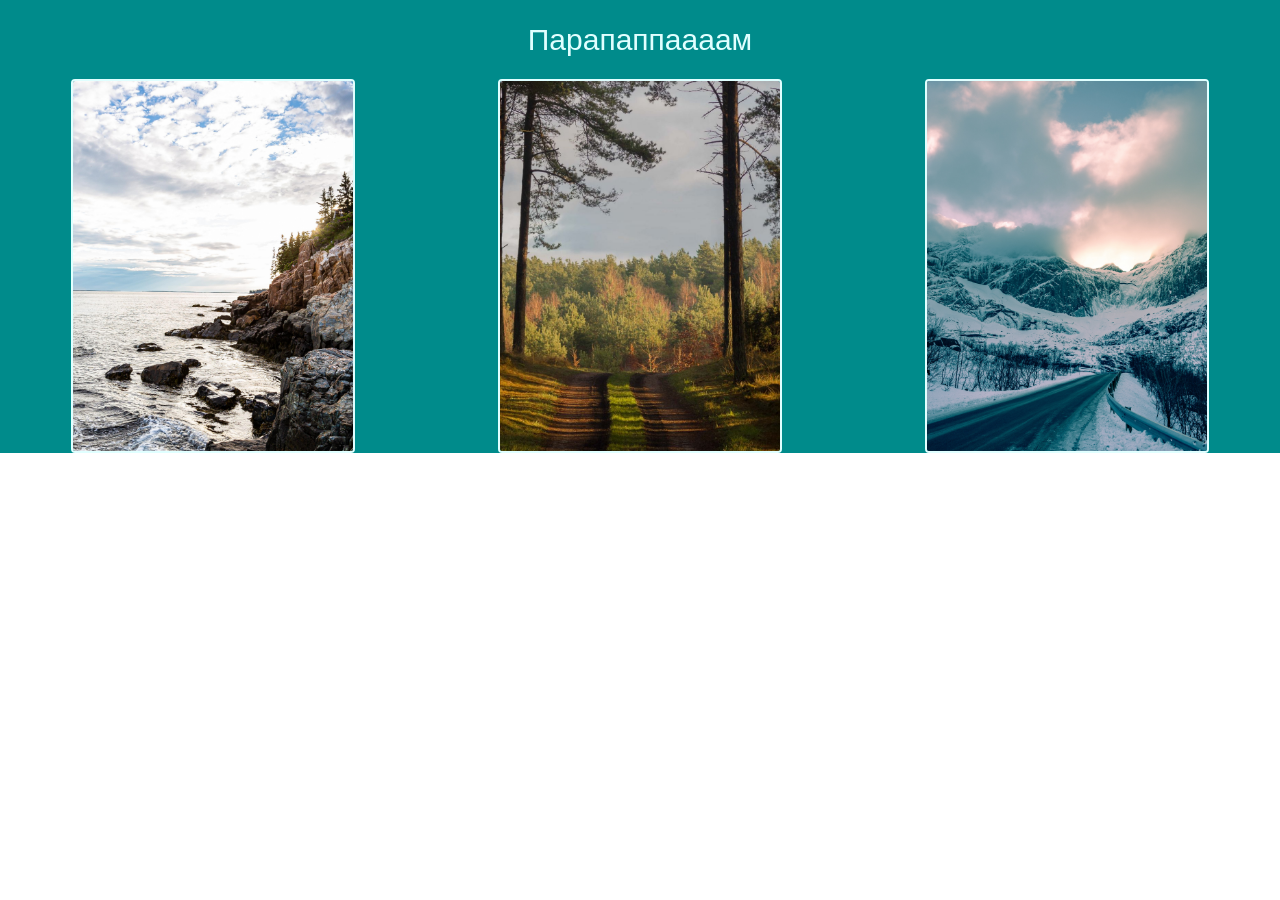
<file: index.html>
<!doctype html>
<html lang="ru">
<head>
    <meta charset="UTF-8">
    <meta name="viewport"
          content="width=device-width, user-scalable=no, initial-scale=1.0, maximum-scale=1.0, minimum-scale=1.0">
    <meta http-equiv="X-UA-Compatible" content="ie=edge">
    <link rel="stylesheet" href="css/style.css">
    <title>Фотогаллерея</title>
</head>
<body>
    <div class="container">
        <p class="p-desc">Парапаппаааам</p>
        <div class="gallery">
            <img class="gallery-img" src="img/sea.jpg" alt="sea">
            <img class="gallery-img" src="img/summer.jpg" alt="summer">
            <img class="gallery-img" src="img/winter.jpg" alt="winter">
        </div>
    </div>
</body>
</html>
</file>
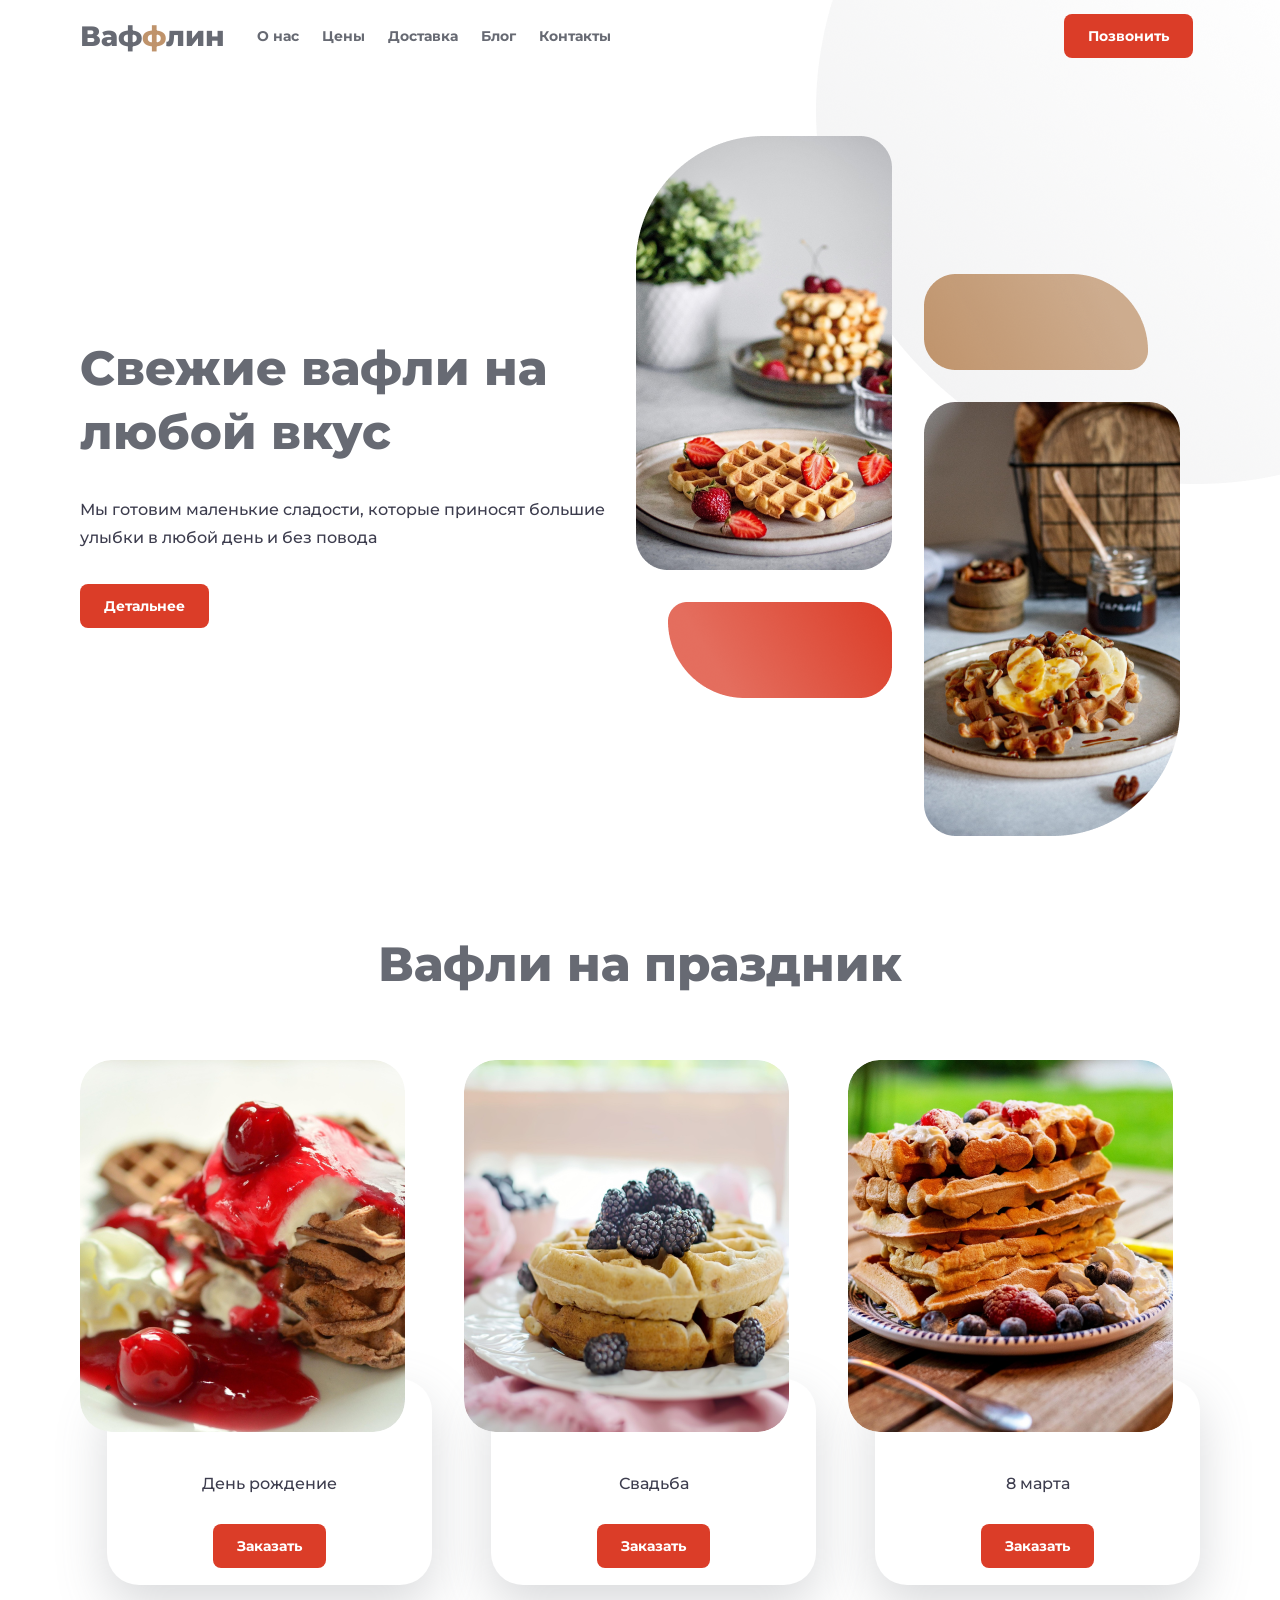
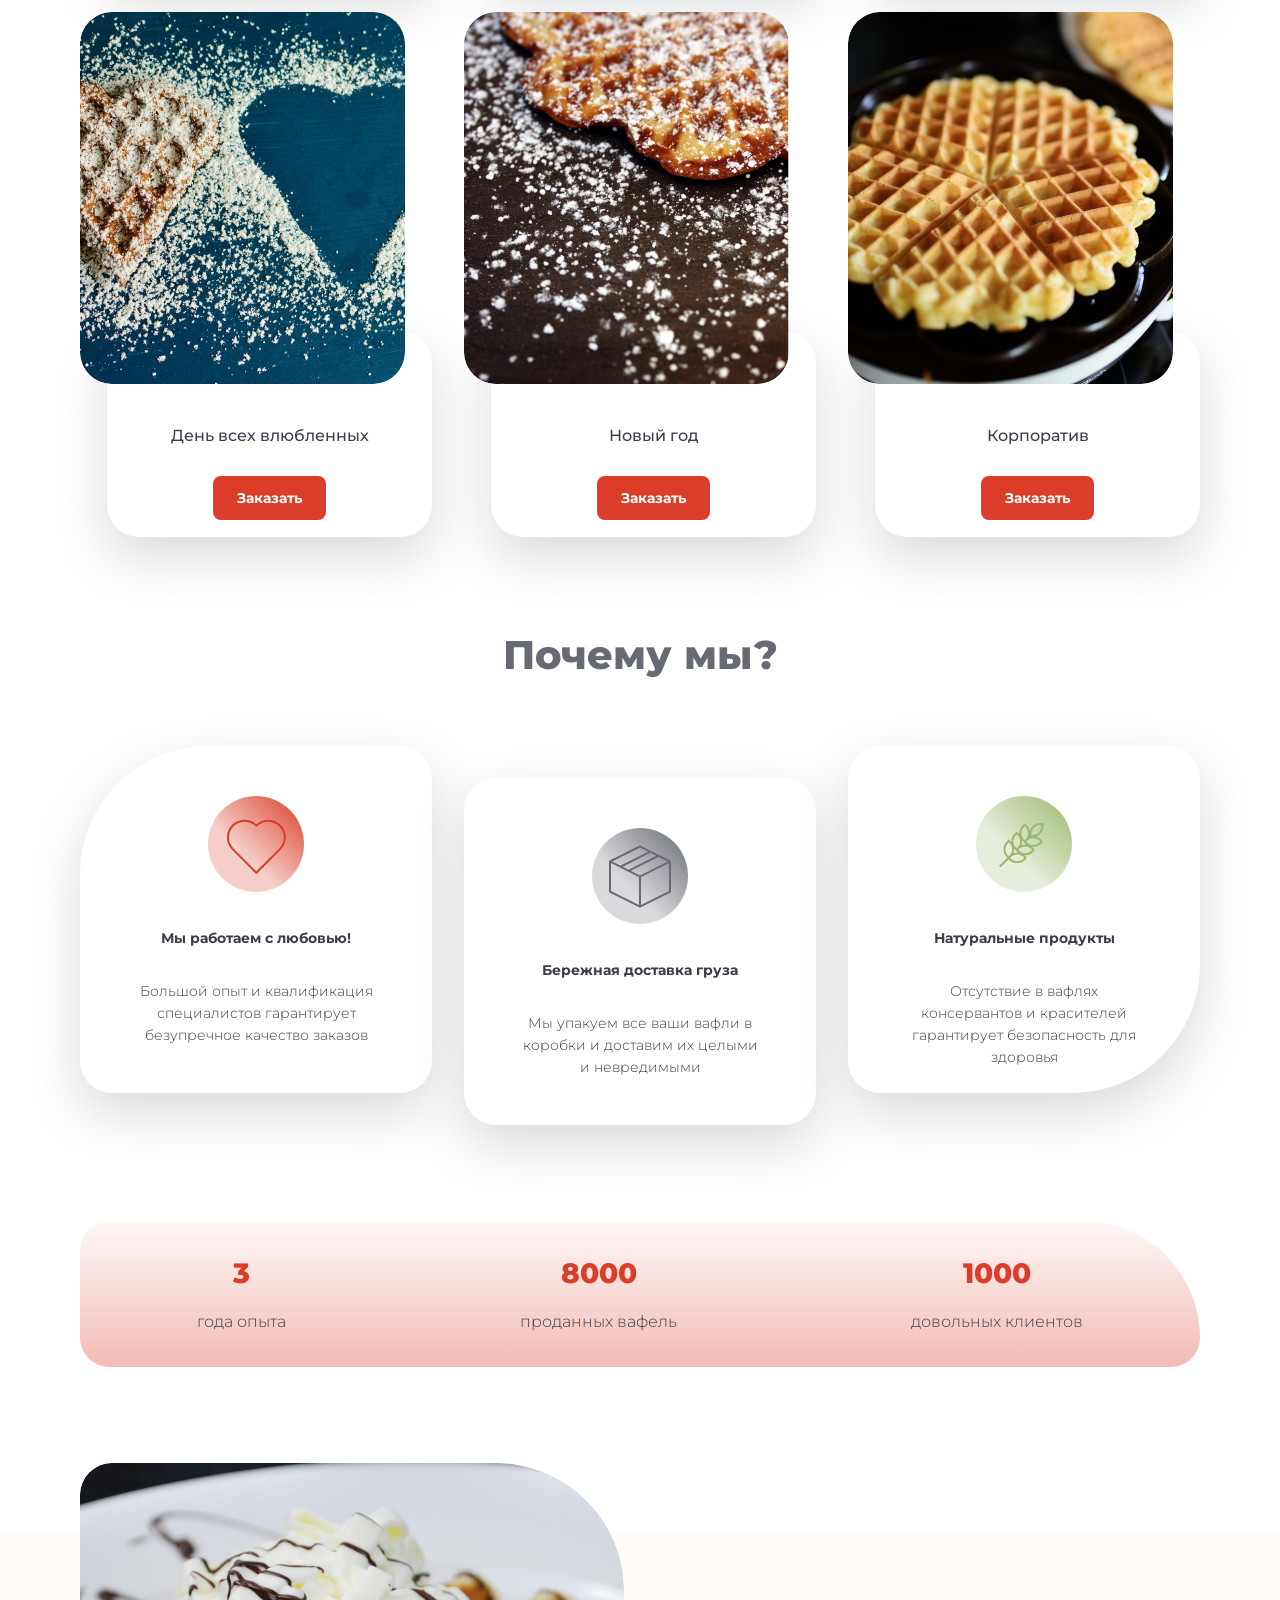
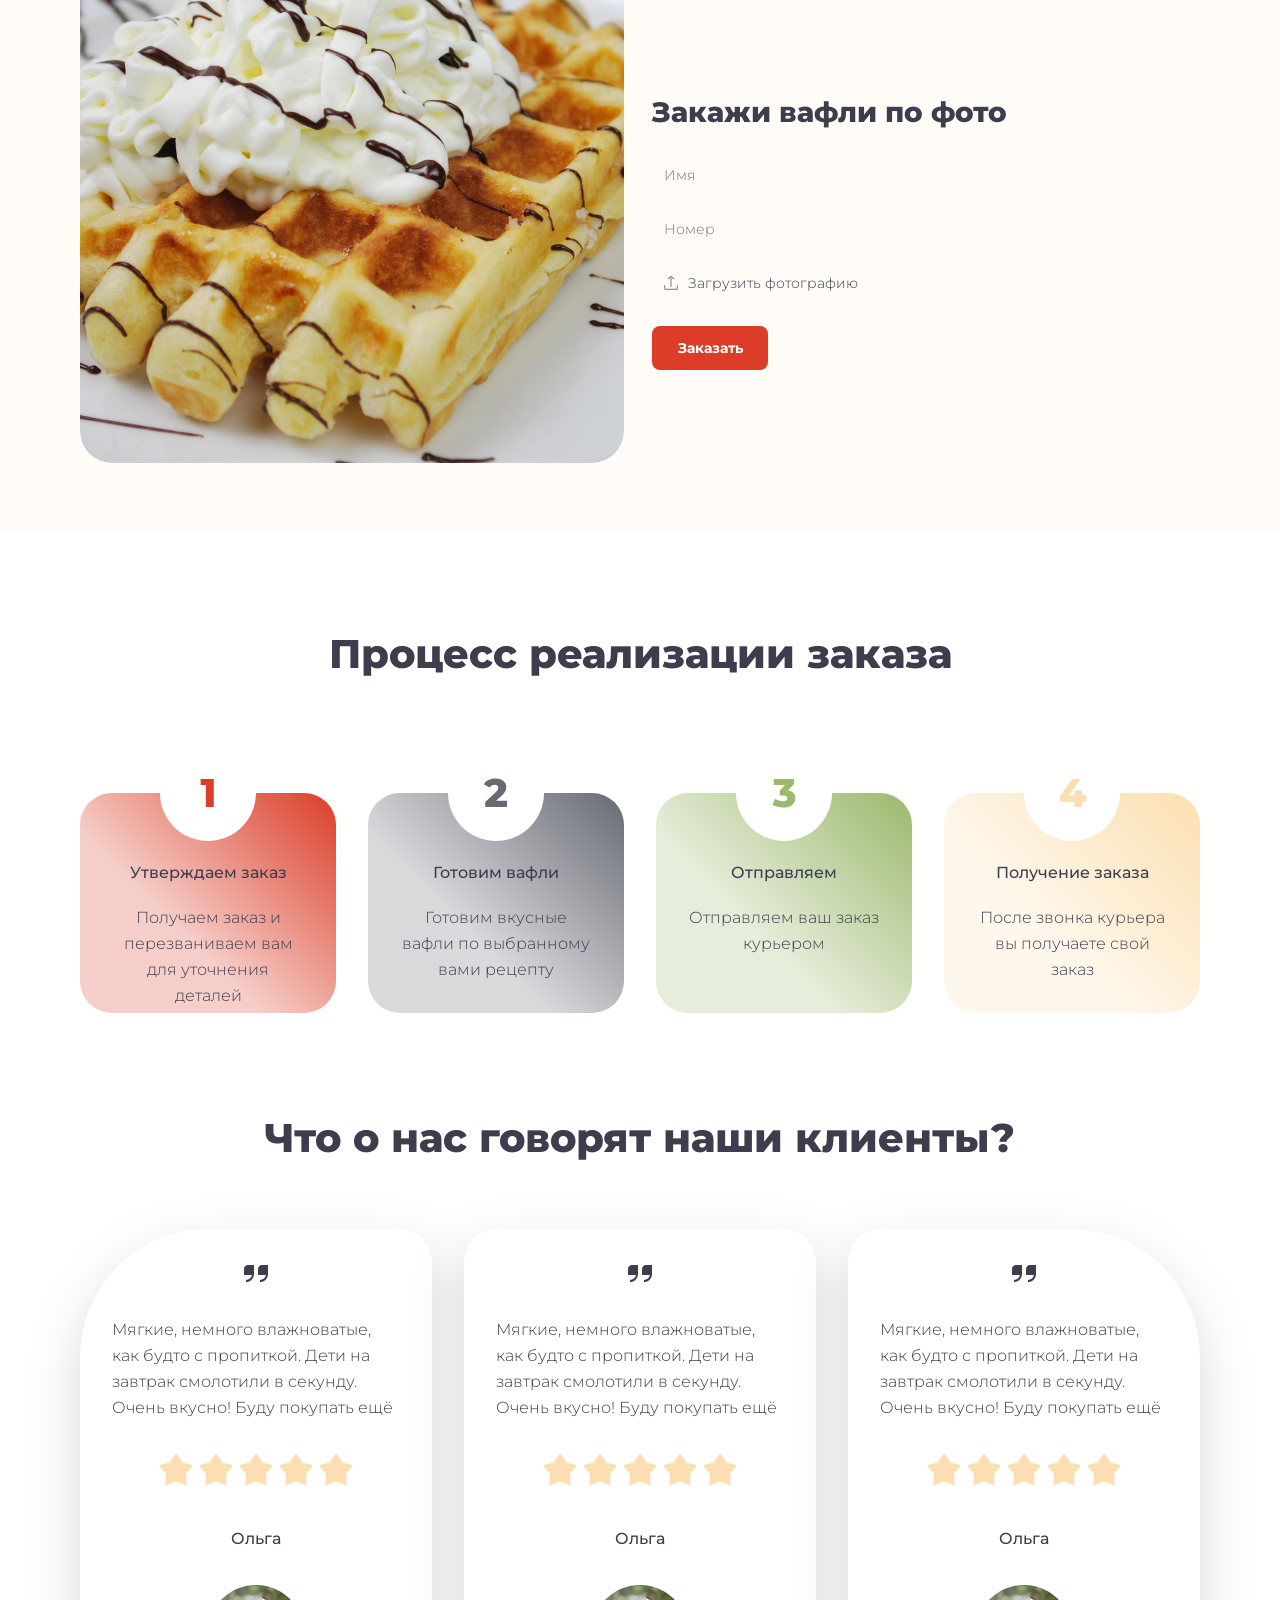
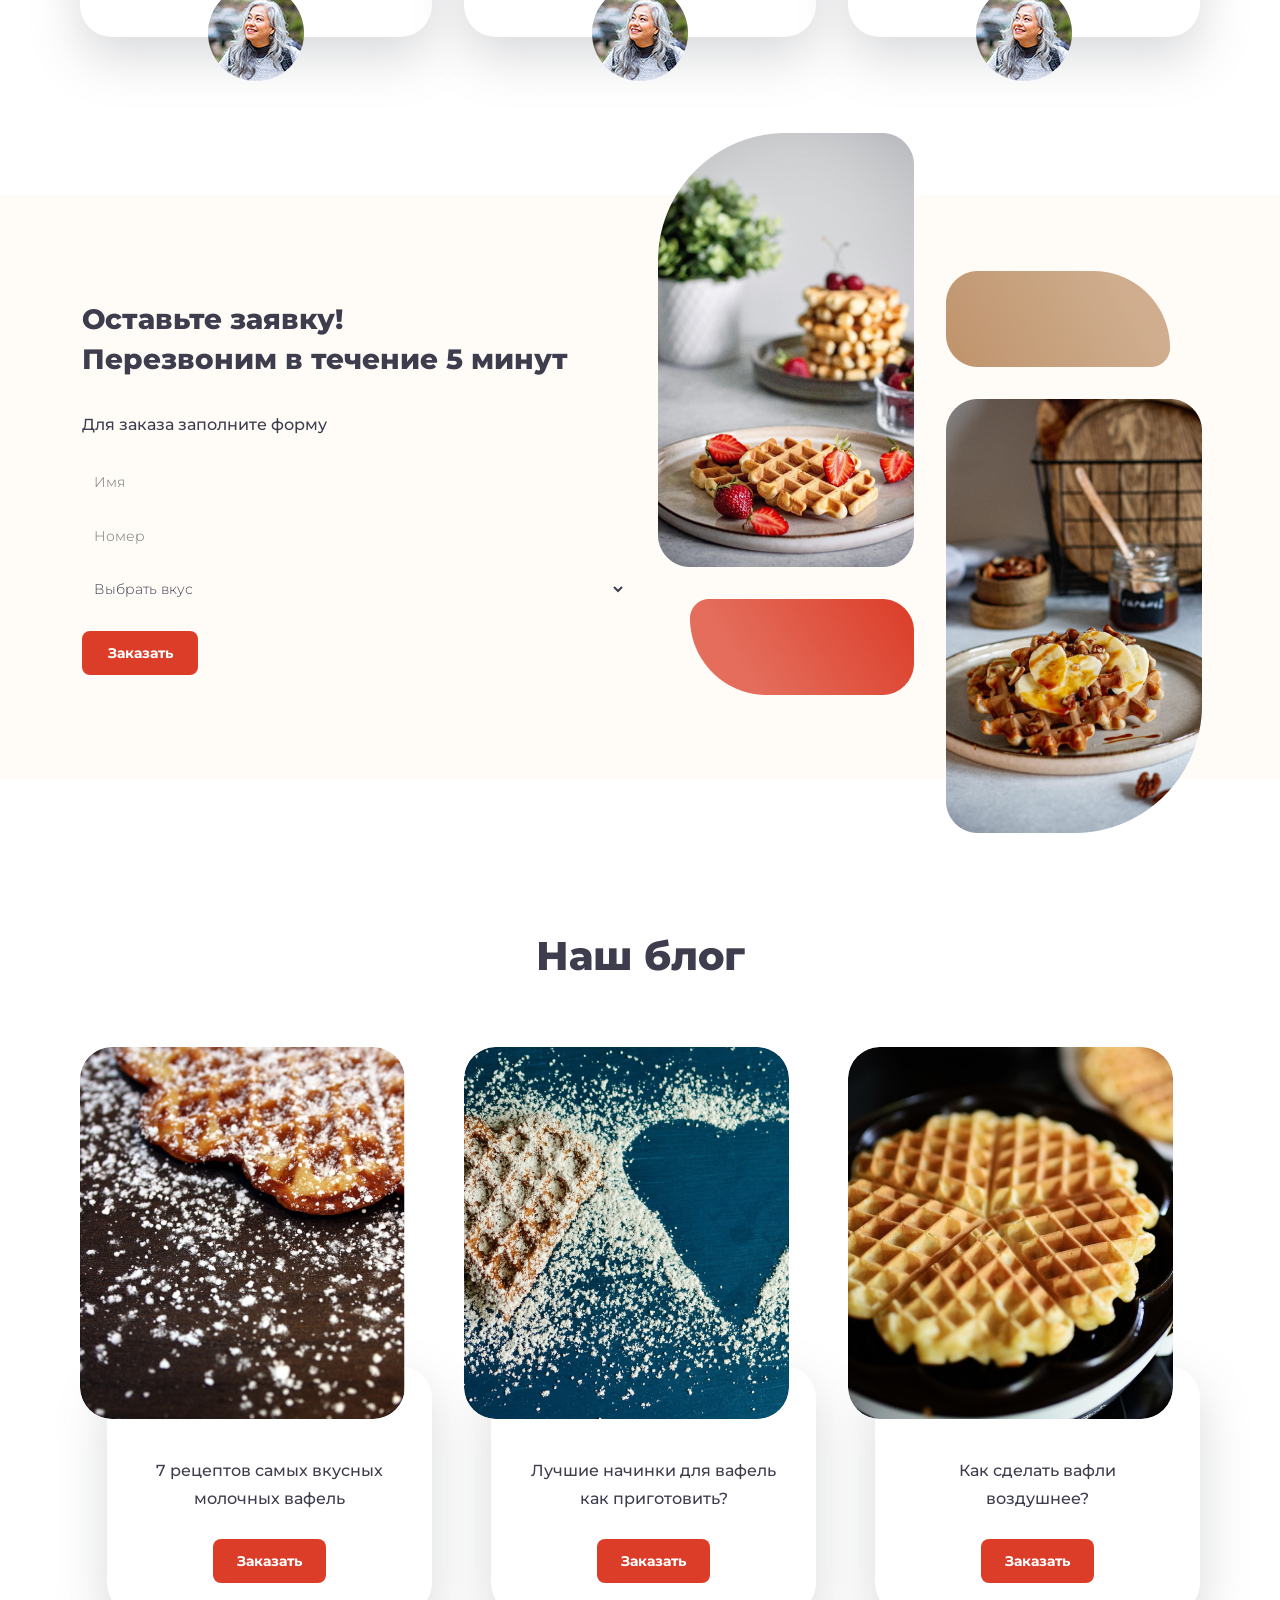
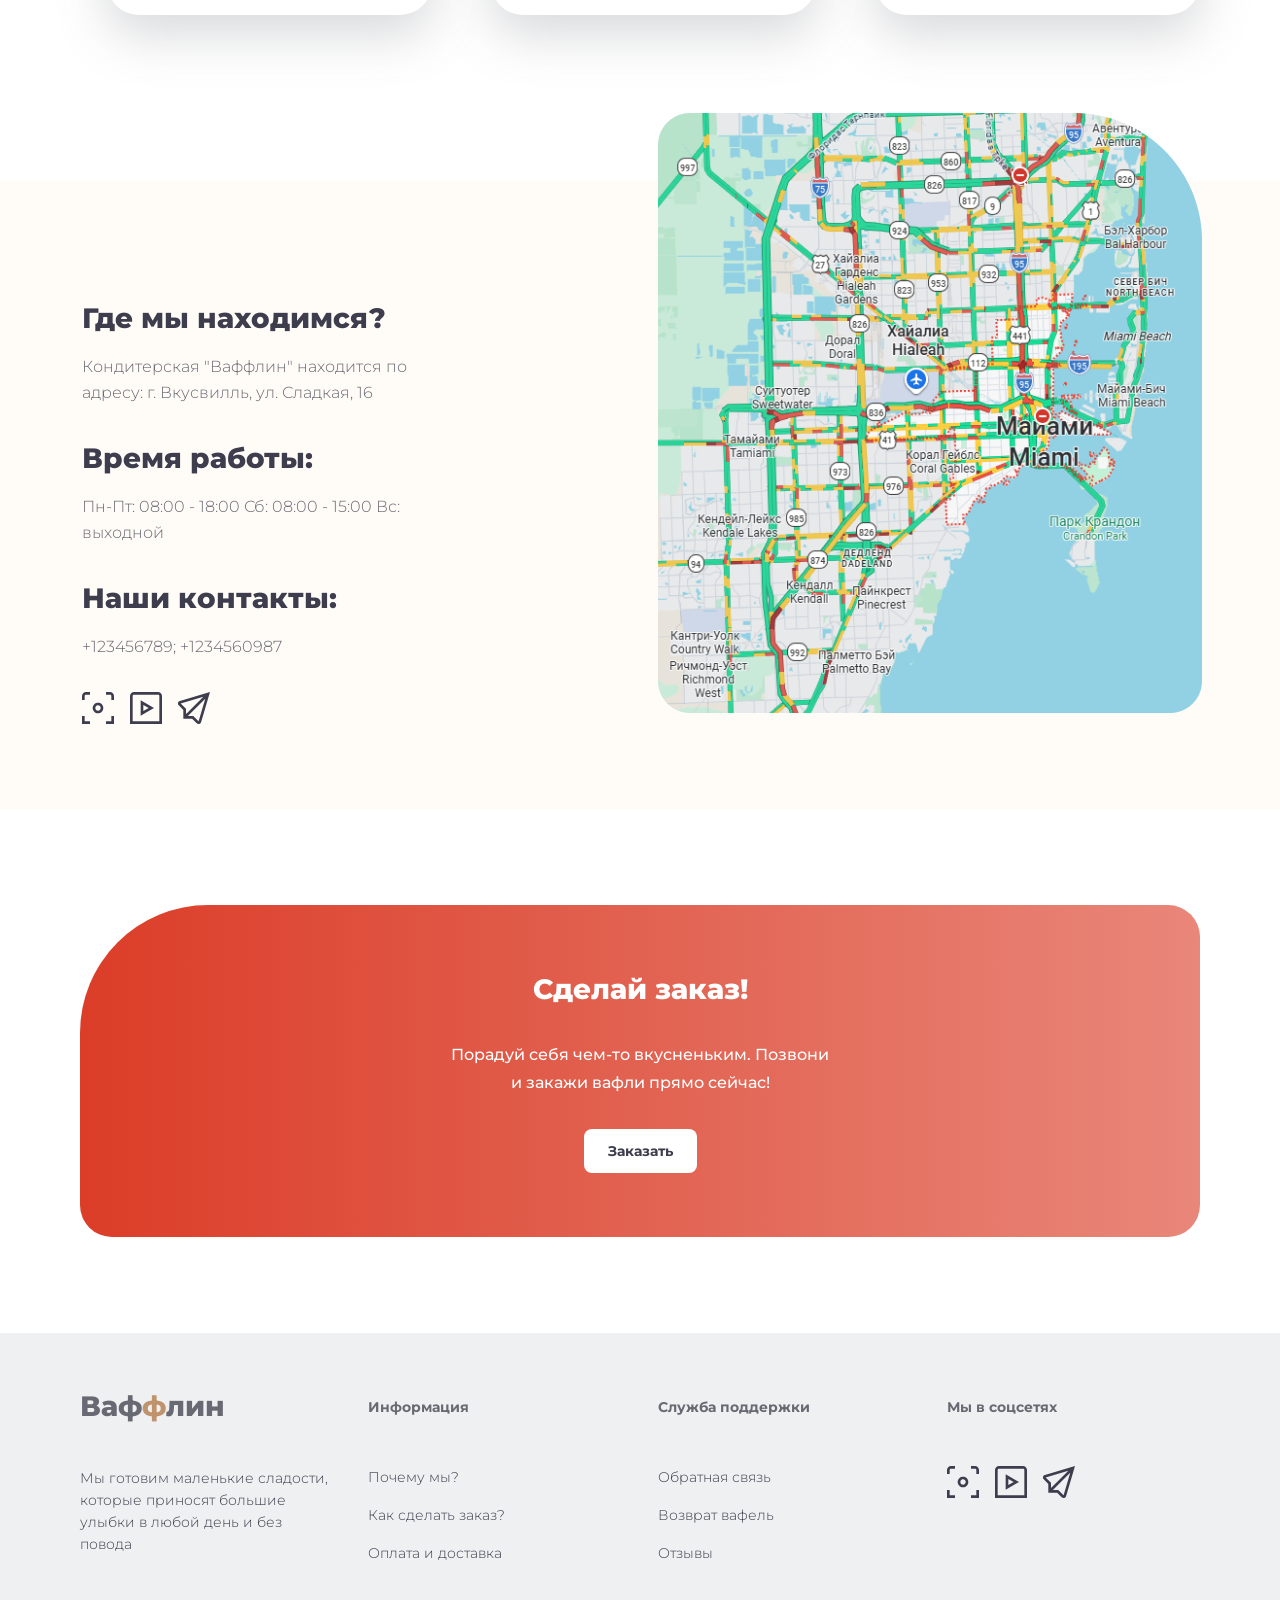
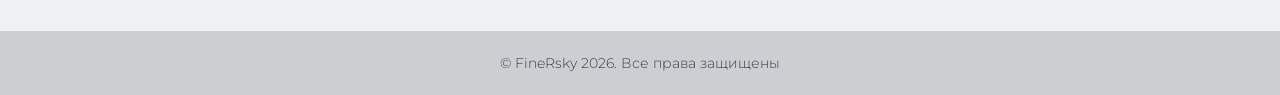
<file: practice1/index.html>
<!DOCTYPE html>
<html lang="ru">
<head>
    <meta name="viewport" content="width=device-width, initial-scale=1.0, maximum-scale=1.0, user-scalable=no, viewport-fit=cover">
    <meta charset="UTF-8">
    <title>Ваффлин</title>
    <link rel="stylesheet" href="styles/style.css">
</head>
<body>
<main class="main">
    <div class="container">
        <header class="header">
            <div class="logo">
                <p class="header-hh1">Ваф</p>
                <p class="header-hh2">ф</p>
                <p class="header-hh1">лин</p>
            </div>
            <nav class="menu">
                <a href="#" class="menu-p">О нас</a>
                <a href="#" class="menu-p">Цены</a>
                <a href="#" class="menu-p">Доставка</a>
                <a href="#" class="menu-p">Блог</a>
                <a href="#" class="menu-p-l">Контакты</a>
            </nav>

            <input class="header-but" type="button" value="Позвонить">
        </header>

        <div class="hero">
            <div class="ellipse">
                <img src="images/ellipse.png" alt="ellipse">
            </div>
            <div class="hero-frame">
                <p class="h-f-hh">Свежие вафли на любой вкус</p>
                <p class="h-f-p">Мы готовим маленькие сладости, которые приносят большие улыбки в любой день и без повода</p>
                <input class="h-f-but" type="button" value="Детальнее">
            </div>
            <div class="hero-image">
                <img src="images/hero.png" alt="hero">
            </div>
        </div>

        <div class="call-to-action1">
            <p class="cta1-hh">Вафли на праздник</p>

            <div class="cta1-cards">
                <div class="card">
                    <img class="card-img" src="images/cta1-1.png" alt="cta1-1">
                    <div class="card-desc">
                        <p class="c-d-p">День рождение</p>
                        <input class="c-d-but" type="button" value="Заказать">
                    </div>
                </div>

                <div class="card">
                    <img class="card-img" src="images/cta1-2.png" alt="cta1-1">
                    <div class="card-desc">
                        <p class="c-d-p">Свадьба</p>
                        <input class="c-d-but" type="button" value="Заказать">
                    </div>
                </div>

                <div class="card">
                    <img class="card-img" src="images/cta1-3.png" alt="cta1-1">
                    <div class="card-desc">
                        <p class="c-d-p">8 марта</p>
                        <input class="c-d-but" type="button" value="Заказать">
                    </div>
                </div>

                <div class="card">
                    <img class="card-img" src="images/cta1-4.png" alt="cta1-1">
                    <div class="card-desc">
                        <p class="c-d-p">День всех влюбленных</p>
                        <input class="c-d-but" type="button" value="Заказать">
                    </div>
                </div>

                <div class="card">
                    <img class="card-img" src="images/cta1-5.png" alt="cta1-1">
                    <div class="card-desc">
                        <p class="c-d-p">Новый год</p>
                        <input class="c-d-but" type="button" value="Заказать">
                    </div>
                </div>

                <div class="card">
                    <img class="card-img" src="images/cta1-6.png" alt="cta1-1">
                    <div class="card-desc">
                        <p class="c-d-p">Корпоратив</p>
                        <input class="c-d-but" type="button" value="Заказать">
                    </div>
                </div>
            </div>
        </div>

        <div class="features">
            <p class="f-p">Почему мы?</p>

            <div class="features-cards">
                <div class="card f-first">
                    <div class="union">
                        <img src="icons/heart.svg" alt="heart">
                    </div>
                    <p class="f-c-hh">Мы работаем с любовью!</p>
                    <p class="f-c-p">Большой опыт и квалификация специалистов гарантирует безупречное качество заказов</p>
                </div>

                <div class="card f-second">
                    <div class="union">
                        <img src="icons/box.svg" alt="heart">
                    </div>
                    <p class="f-c-hh">Бережная доставка груза</p>
                    <p class="f-c-p">Мы упакуем все ваши вафли в коробки и доставим их целыми и невредимыми</p>
                </div>

                <div class="card f-third">
                    <div class="union">
                        <img src="icons/olive.svg" alt="heart">
                    </div>
                    <p class="f-c-hh">Натуральные продукты</p>
                    <p class="f-c-p">Отсутствие в вафлях консервантов и красителей
                        гарантирует безопасность для здоровья</p>
                </div>
            </div>
        </div>

        <div class="counters">
            <div class="group">
                <p class="c-g-1">3</p>
                <p class="c-g-2">года опыта</p>
            </div>

            <div class="group">
                <p class="c-g-1">8000</p>
                <p class="c-g-2">проданных вафель</p>
            </div>

            <div class="group">
                <p class="c-g-1">1000</p>
                <p class="c-g-2">довольных клиентов</p>
            </div>
        </div>

        <div class="call-to-action-photo">
            <img class="cta-ph" src="images/cta-ph.png" alt="waffles">
            <div class="cta-ph-rect">
                <div class="frame2">
                    <p class="frame2-hh">Закажи вафли по фото</p>
                    <input class="frame2-c" type="text" placeholder="Имя">
                    <input class="frame2-c" type="text" placeholder="Номер">
                    <label class="upload">
                        <input type="file" hidden>
                        <img src="icons/upload.svg" alt="upload">
                        <span>Загрузить фотографию</span>
                    </label>
                    <input class="frame2-but" type="button" value="Заказать">
                </div>
            </div>
        </div>

        <div class="process">
            <p class="process-hh">Процесс реализации заказа</p>

            <div class="process-cards">
                <div class="card p-first">
                    <img class="p-c-img" src="icons/pr1.svg" alt="pr1">
                    <p class="p-c-hh">Утверждаем заказ</p>
                    <p class="p-c-c">Получаем заказ и перезваниваем вам для уточнения деталей</p>
                </div>

                <div class="card p-second">
                    <img class="p-c-img" src="icons/pr2.svg" alt="pr1">
                    <p class="p-c-hh">Готовим вафли</p>
                    <p class="p-c-c">Готовим вкусные вафли по выбранному вами рецепту</p>
                </div>

                <div class="card p-third">
                    <img class="p-c-img" src="icons/pr3.svg" alt="pr1">
                    <p class="p-c-hh">Отправляем</p>
                    <p class="p-c-c">Отправляем ваш заказ курьером</p>
                </div>

                <div class="card p-fourth">
                    <img class="p-c-img" src="icons/pr4.svg" alt="pr1">
                    <p class="p-c-hh">Получение заказа</p>
                    <p class="p-c-c">После звонка курьера вы получаете свой заказ</p>
                </div>
            </div>
        </div>

        <div class="feedback">
            <p class="feed-hh">Что о нас говорят наши клиенты?</p>

            <div class="feeds">
                <div class="feed feed-first">
                    <img src="icons/quote.svg" alt="quote">
                    <p class="feed-p">Мягкие, немного влажноватые, как будто с пропиткой.
                    Дети на завтрак смолотили в секунду. Очень вкусно! Буду покупать ещё</p>
                    <div class="feed-start">
                        <img src="icons/star.svg" alt="star-fill">
                        <img src="icons/star.svg" alt="star-fill">
                        <img src="icons/star.svg" alt="star-fill">
                        <img src="icons/star.svg" alt="star-fill">
                        <img src="icons/star.svg" alt="star-fill">
                    </div>
                    <p class="feed-author">Ольга</p>
                    <img class="feed-a-img" src="images/author.png" alt="author">
                </div>

                <div class="feed feed-second">
                    <img src="icons/quote.svg" alt="quote">
                    <p class="feed-p">Мягкие, немного влажноватые, как будто с пропиткой.
                        Дети на завтрак смолотили в секунду. Очень вкусно! Буду покупать ещё</p>
                    <div class="feed-start">
                        <img src="icons/star.svg" alt="star-fill">
                        <img src="icons/star.svg" alt="star-fill">
                        <img src="icons/star.svg" alt="star-fill">
                        <img src="icons/star.svg" alt="star-fill">
                        <img src="icons/star.svg" alt="star-fill">
                    </div>
                    <p class="feed-author">Ольга</p>
                    <img class="feed-a-img" src="images/author.png" alt="author">
                </div>

                <div class="feed feed-third">
                    <img src="icons/quote.svg" alt="quote">
                    <p class="feed-p">Мягкие, немного влажноватые, как будто с пропиткой.
                        Дети на завтрак смолотили в секунду. Очень вкусно! Буду покупать ещё</p>
                    <div class="feed-start">
                        <img src="icons/star.svg" alt="star-fill">
                        <img src="icons/star.svg" alt="star-fill">
                        <img src="icons/star.svg" alt="star-fill">
                        <img src="icons/star.svg" alt="star-fill">
                        <img src="icons/star.svg" alt="star-fill">
                    </div>
                    <p class="feed-author">Ольга</p>
                    <img class="feed-a-img" src="images/author.png" alt="author">
                </div>
            </div>
        </div>

        <div class="call-to-action-choose">
            <img class="cta-c-img" src="images/hero.png" alt="">
            <div class="cta-c-rect">
                <div class="frame7">
                    <p class="frame7-hh">
                        Оставьте заявку!<br>
                        Перезвоним в течение 5 минут
                    </p>
                    <p class="frame7-d">Для заказа заполните форму</p>
                    <input class="frame7-c" type="text" placeholder="Имя">
                    <input class="frame7-c" type="text" placeholder="Номер">
                    <select class="frame7-choose" name="flavour" id="cta-c">
                        <option value="" disabled selected>Выбрать вкус</option>
                        <option>Ваниль</option>
                        <option>Шоколад</option>
                        <option>Клубника</option>
                    </select>
                    <input class="frame7-but" type="button" value="Заказать">
                </div>
            </div>
        </div>

        <div class="blog">
            <p class="blog-hh">Наш блог</p>
            <div class="blog-cards">
                <div class="card">
                    <img class="card-img" src="images/cta1-5.png" alt="cta1-1">
                    <div class="card-desc">
                        <p class="c-d-p b-c-first">7 рецептов самых вкусных молочных вафель</p>
                        <input class="c-d-but" type="button" value="Заказать">
                    </div>
                </div>

                <div class="card">
                    <img class="card-img" src="images/cta1-4.png" alt="cta1-1">
                    <div class="card-desc">
                        <p class="c-d-p b-c-second">Лучшие начинки для вафель как приготовить?</p>
                        <input class="c-d-but" type="button" value="Заказать">
                    </div>
                </div>

                <div class="card">
                    <img class="card-img" src="images/cta1-6.png" alt="cta1-1">
                    <div class="card-desc">
                        <p class="c-d-p b-c-third">Как сделать вафли воздушнее?</p>
                        <input class="c-d-but" type="button" value="Заказать">
                    </div>
                </div>
            </div>
        </div>

        <div class="contact-details">
            <img class="cd-img" src="images/map.png" alt="map">
            <div class="cd-rect">
                <div class="frame12">
                    <p class="frame12-hh">Где мы находимся?</p>
                    <p class="frame12-c">Кондитерская "Ваффлин" находится по адресу:
                        г. Вкусвилль, ул. Сладкая, 16</p>
                    <p class="frame12-hh">Время работы:</p>
                    <p class="frame12-c">Пн-Пт: 08:00 - 18:00
                        Сб: 08:00 - 15:00
                        Вс: выходной</p>
                    <p class="frame12-hh">Наши контакты:</p>
                    <p class="frame12-c frame12-c-last">+123456789; +1234560987</p>
                    <div class="socials">
                        <a href="#"><img src="icons/insta.svg" alt="instagram"></a>
                        <a href="#"><img src="icons/yt.svg" alt="youtube"></a>
                        <a href="#"><img src="icons/tg.svg" alt="telegram"></a>
                    </div>
                </div>
            </div>
        </div>

        <div class="call-to-action2">
            <p class="cta2-hh">Сделай заказ!</p>
            <p class="cta2-c">Порадуй себя чем-то вкусненьким. Позвони и закажи вафли прямо сейчас!</p>
            <input  class="cta2-but" type="button" value="Заказать">
        </div>
    </div>
    <footer class="footer">
        <div class="footer-top">
            <div class="footer-brand">
                <div class="logo">
                    <p class="header-hh1">Ваф</p>
                    <p class="header-hh2">ф</p>
                    <p class="header-hh1">лин</p>
                </div>
                <p class="f-b-c">Мы готовим маленькие сладости, которые
                    приносят большие улыбки в любой день и без повода</p>
            </div>
            <div class="footer-col">
                <p class="footer-c-hh">Информация</p>
                <a class="footer-c-c" href="#">Почему мы?</a>
                <a class="footer-c-c" href="#">Как сделать заказ?</a>
                <a class="footer-c-c" href="#">Оплата и доставка</a>
            </div>
            <div class="footer-col footer-col-second">
                <p class="footer-c-hh ">Служба поддержки</p>
                <a class="footer-c-c" href="#">Обратная связь</a>
                <a class="footer-c-c" href="#">Возврат вафель</a>
                <a class="footer-c-c" href="#">Отзывы</a>
            </div>
            <div class="footer-socials">
                <p class="footer-s-hh">Мы в соцсетях</p>
                <div class="socials">
                    <a href="#"><img src="icons/insta.svg" alt="instagram"></a>
                    <a href="#"><img src="icons/yt.svg" alt="youtube"></a>
                    <a href="#"><img src="icons/tg.svg" alt="telegram"></a>
                </div>
            </div>
        </div>

        <div class="footer-bottom">
            © FineRsky 2026. Все права защищены
        </div>
    </footer>
</main>
</body>
</html>
</file>
<file: css/style.css>
*{
    margin: 0;
    padding: 0;
}

.container {
    margin: 0 auto;
    background-color: darkcyan;
}

.p-desc {
    font-family: sans-serif;
    font-size: 30px;
    color: lightcyan;
    text-align: center;
    margin-bottom: 0.75em;
    padding-top: 0.75em;
}

.gallery {
    display: flex;
    flex-direction: row;
    justify-content: space-around;
}

.gallery-img {
    width: 280px;
    height: 370px;
    object-fit: cover;
    border: 2px solid lightcyan;
    border-radius: 4px;
}

/* Адаптив под Iphone 15*/
@media screen and (max-width: 394px){
    .gallery {
        flex-direction: column;
        align-items: center;
        margin-bottom: 32px;
    }
}
</file>
<file: practice1/styles/style.css>
* {
  padding: 0;
  margin: 0;
}

html {
  overflow-x: hidden;
}

@font-face {
  font-family: Montserrat-Light;
  src: url("../fonts/Montserrat-Light.ttf");
}
@font-face {
  font-family: Montserrat-Medium;
  src: url("../fonts/Montserrat-Medium.ttf");
}
@font-face {
  font-family: Montserrat-Bold;
  src: url("../fonts/Montserrat-Bold.ttf");
}
@font-face {
  font-family: Montserrat-ExtraBold;
  src: url("../fonts/Montserrat-ExtraBold.ttf");
}
a {
  text-decoration: none;
  color: inherit;
}

.main .container {
  width: 1120px;
  margin: 0 auto;
}
.main .container .header {
  height: 72px;
  display: flex;
  align-items: center;
}
.main .container .header .logo {
  display: flex;
}
.main .container .header .logo .header-hh1 {
  font-family: Montserrat-ExtraBold;
  font-size: clamp(20px, 6vw, 28px);
  line-height: clamp(28px, 8vw, 40px);
  font-weight: bolder;
  color: rgb(103, 106, 115);
}
.main .container .header .logo .header-hh2 {
  font-family: Montserrat-ExtraBold;
  font-size: clamp(20px, 6vw, 28px);
  line-height: clamp(28px, 8vw, 40px);
  font-weight: bolder;
  color: rgb(191, 147, 107);
}
.main .container .header .menu {
  display: flex;
  align-items: center;
  margin-left: 32px;
  font-family: Montserrat-Bold;
  font-size: 14px;
  line-height: 20px;
  font-weight: bold;
  color: rgb(103, 106, 115);
}
.main .container .header .menu .menu-p {
  margin-right: 23px;
}
.main .container .header .header-but {
  margin-left: 453px;
  display: flex;
  flex-direction: row;
  justify-content: center;
  align-items: center;
  padding: 12px 24px;
  gap: 10px;
  background-color: #DB3D28;
  border: none;
  border-radius: 8px;
  cursor: pointer;
}
.main .container .header .header-but:hover {
  background-color: rgb(103, 106, 115);
}
.main .container .header .header-but {
  font-family: Montserrat-Bold;
  font-size: 14px;
  line-height: 20px;
  font-weight: bold;
  color: rgb(255, 255, 255);
}
.main .container .header .header-but:hover {
  background-color: rgb(103, 106, 115);
}
.main .container .header {
  margin-bottom: 64px;
}
.main .container .hero {
  display: flex;
  height: 700px;
  position: relative;
}
.main .container .hero .ellipse {
  position: absolute;
  right: -375px;
  top: -400px;
  z-index: -1;
}
.main .container .hero .hero-frame {
  width: 556px;
  margin-top: 200px;
}
.main .container .hero .hero-frame .h-f-hh {
  width: 512px;
  font-family: Montserrat-ExtraBold;
  font-size: clamp(28px, 8vw, 48px);
  line-height: clamp(36px, 10vw, 64px);
  font-weight: bolder;
  color: rgb(103, 106, 115);
  margin-bottom: 32px;
}
.main .container .hero .hero-frame .h-f-p {
  font-family: Montserrat-Medium;
  font-size: clamp(12px, 5vw, 16px);
  line-height: 28px;
  font-weight: normal;
  color: rgb(61, 61, 78);
  margin-bottom: 32px;
}
.main .container .hero .hero-frame .h-f-but {
  display: flex;
  flex-direction: row;
  justify-content: center;
  align-items: center;
  padding: 12px 24px;
  gap: 10px;
  background-color: #DB3D28;
  border: none;
  border-radius: 8px;
  cursor: pointer;
}
.main .container .hero .hero-frame .h-f-but:hover {
  background-color: rgb(103, 106, 115);
}
.main .container .hero .hero-frame .h-f-but {
  font-family: Montserrat-Bold;
  font-size: 14px;
  line-height: 20px;
  font-weight: bold;
  color: rgb(255, 255, 255);
}
.main .container .hero .hero-image {
  width: auto;
  object-fit: fill;
}
.main .container .hero {
  margin-bottom: 96px;
}
.main .container .call-to-action1 {
  height: 1200px;
}
.main .container .call-to-action1 .cta1-hh {
  display: flex;
  justify-content: center;
  font-family: Montserrat-ExtraBold;
  font-size: clamp(28px, 8vw, 48px);
  line-height: clamp(36px, 10vw, 64px);
  font-weight: bolder;
  color: rgb(103, 106, 115);
  margin-bottom: 64px;
}
.main .container .call-to-action1 .cta1-cards {
  display: grid;
  grid-template-columns: repeat(3, 352px);
  gap: 32px;
}
.main .container .call-to-action1 .cta1-cards .card {
  width: 352px;
  height: 520px;
}
.main .container .call-to-action1 .cta1-cards .card .card-img {
  width: auto;
  object-fit: fill;
  width: 325px;
  height: 372px;
  border-radius: 32px;
}
.main .container .call-to-action1 .cta1-cards .card .card-desc {
  display: flex;
  flex-direction: column;
  align-items: center;
  width: 325px;
  height: 206px;
  background: #FFFFFF;
  box-shadow: 0px 20px 50px rgba(103, 106, 115, 0.25);
  border-radius: 32px;
  margin-top: -57px;
  margin-left: 27px;
}
.main .container .call-to-action1 .cta1-cards .card .card-desc .c-d-p {
  font-family: Montserrat-Medium;
  font-size: clamp(12px, 5vw, 16px);
  line-height: 28px;
  font-weight: normal;
  color: rgb(61, 61, 78);
  margin-top: 91px;
  margin-bottom: 26px;
}
.main .container .call-to-action1 .cta1-cards .card .card-desc .c-d-but {
  display: flex;
  flex-direction: row;
  justify-content: center;
  align-items: center;
  padding: 12px 24px;
  gap: 10px;
  background-color: #DB3D28;
  border: none;
  border-radius: 8px;
  cursor: pointer;
}
.main .container .call-to-action1 .cta1-cards .card .card-desc .c-d-but:hover {
  background-color: rgb(103, 106, 115);
}
.main .container .call-to-action1 .cta1-cards .card .card-desc .c-d-but {
  font-family: Montserrat-Bold;
  font-size: 14px;
  line-height: 20px;
  font-weight: bold;
  color: rgb(255, 255, 255);
  margin-bottom: 14.5px;
}
.main .container .features {
  margin-top: 96px;
  height: 497px;
}
.main .container .features .f-p {
  font-family: Montserrat-ExtraBold;
  font-size: clamp(24px, 7vw, 40px);
  line-height: clamp(32px, 9vw, 54px);
  font-weight: bolder;
  color: rgb(103, 106, 115);
  display: flex;
  justify-content: center;
  margin-bottom: 64px;
}
.main .container .features .features-cards {
  display: grid;
  grid-template-columns: repeat(3, 352px);
  gap: 32px;
}
.main .container .features .features-cards .card {
  height: 347px;
  background: #FFFFFF;
  box-shadow: 0px 20px 50px rgba(103, 106, 115, 0.25);
  border-radius: 32px;
  display: flex;
  flex-direction: column;
  align-items: center;
  gap: 32px;
}
.main .container .features .features-cards .card .union {
  margin-top: 49.5px;
}
.main .container .features .features-cards .card .f-c-hh {
  font-family: Montserrat-Bold;
  font-size: 14px;
  line-height: 20px;
  font-weight: bold;
  color: rgb(61, 61, 78);
}
.main .container .features .features-cards .card .f-c-p {
  font-family: Montserrat-Light;
  font-size: 14px;
  line-height: 22px;
  font-weight: light;
  color: rgb(61, 61, 78);
  text-align: center;
  width: 241px;
  margin-bottom: 49.5px;
}
.main .container .features .features-cards .f-first {
  border-radius: 128px 32px 32px 32px;
}
.main .container .features .features-cards .f-second {
  margin-top: 32px;
}
.main .container .features .features-cards .f-third {
  border-radius: 32px 32px 128px 32px;
}
.main .container .counters {
  display: flex;
  justify-content: space-around;
  margin-top: 96px;
  height: 146px;
  background: linear-gradient(180deg, rgba(219, 61, 40, 0.035) 0%, rgba(219, 61, 40, 0.35) 100%);
  border-radius: 32px 128px 32px 32px;
}
.main .container .counters .group {
  text-align: center;
  margin: 32px 0;
}
.main .container .counters .group .c-g-1 {
  font-family: Montserrat-ExtraBold;
  font-size: clamp(20px, 6vw, 28px);
  line-height: clamp(28px, 8vw, 40px);
  font-weight: bolder;
  color: rgb(219, 61, 40);
  margin-bottom: 16px;
}
.main .container .counters .group .c-g-2 {
  font-family: Montserrat-Light;
  font-size: 16px;
  line-height: 26px;
  font-weight: light;
  color: rgb(61, 61, 78);
}
.main .container .call-to-action-photo {
  margin-top: 96px;
}
.main .container .call-to-action-photo .cta-ph {
  width: 544px;
  height: 600px;
  border-radius: 32px 128px 32px 32px;
}
.main .container .call-to-action-photo .cta-ph-rect {
  width: 1920px;
  height: 600px;
  margin-top: -536px;
  background: rgba(251, 223, 176, 0.1);
  margin-left: -400px;
  display: flex;
  align-items: center;
}
.main .container .call-to-action-photo .cta-ph-rect .frame2 {
  width: 544px;
  margin-left: 972px;
  display: flex;
  flex-direction: column;
  gap: 32px;
}
.main .container .call-to-action-photo .cta-ph-rect .frame2 .frame2-hh {
  font-family: Montserrat-ExtraBold;
  font-size: clamp(20px, 6vw, 28px);
  line-height: clamp(28px, 8vw, 40px);
  font-weight: bolder;
  color: rgb(61, 61, 78);
}
.main .container .call-to-action-photo .cta-ph-rect .frame2 .frame2-c {
  border: none;
  background-color: inherit;
  font-family: Montserrat-Light;
  font-size: 14px;
  line-height: 22px;
  font-weight: light;
  color: rgb(61, 61, 78);
  padding-left: 12px;
}
.main .container .call-to-action-photo .cta-ph-rect .frame2 .upload {
  display: inline-flex;
  gap: 10px;
  padding-left: 12px;
  cursor: pointer;
  font-family: Montserrat-Light;
  font-size: 14px;
  line-height: 22px;
  font-weight: light;
  color: rgb(61, 61, 78);
}
.main .container .call-to-action-photo .cta-ph-rect .frame2 .frame2-but {
  width: 116px;
  display: flex;
  flex-direction: row;
  justify-content: center;
  align-items: center;
  padding: 12px 24px;
  gap: 10px;
  background-color: #DB3D28;
  border: none;
  border-radius: 8px;
  cursor: pointer;
}
.main .container .call-to-action-photo .cta-ph-rect .frame2 .frame2-but:hover {
  background-color: rgb(103, 106, 115);
}
.main .container .call-to-action-photo .cta-ph-rect .frame2 .frame2-but {
  font-family: Montserrat-Bold;
  font-size: 14px;
  line-height: 20px;
  font-weight: bold;
  color: rgb(255, 255, 255);
}
.main .container .process {
  margin-top: 96px;
  height: 388px;
}
.main .container .process .process-hh {
  font-family: Montserrat-ExtraBold;
  font-size: clamp(24px, 7vw, 40px);
  line-height: clamp(32px, 9vw, 54px);
  font-weight: bolder;
  color: rgb(61, 61, 78);
  display: flex;
  justify-content: center;
  margin-bottom: 112px;
}
.main .container .process .process-cards {
  display: grid;
  grid-template-columns: repeat(4, 256px);
  gap: 32px;
}
.main .container .process .process-cards .card {
  display: flex;
  flex-direction: column;
  align-items: center;
  gap: 18px;
  width: 256px;
  height: 220px;
  border-radius: 32px;
}
.main .container .process .process-cards .card .p-c-img {
  margin-top: -48px;
}
.main .container .process .process-cards .card .p-c-hh {
  font-family: Montserrat-Medium;
  font-size: clamp(12px, 5vw, 16px);
  line-height: 28px;
  font-weight: normal;
  color: rgb(61, 61, 78);
}
.main .container .process .process-cards .card .p-c-c {
  width: 192px;
  text-align: center;
  font-family: Montserrat-Light;
  font-size: 16px;
  line-height: 26px;
  font-weight: light;
  color: rgb(61, 61, 78);
}
.main .container .process .p-first {
  background: linear-gradient(225deg, #DB3D28 0%, rgba(219, 61, 40, 0.25) 62.02%);
}
.main .container .process .p-second {
  background: linear-gradient(225deg, #676A73 0%, rgba(103, 106, 115, 0.25) 62.02%);
}
.main .container .process .p-third {
  background: linear-gradient(225deg, #9CB86D 0%, rgba(156, 184, 109, 0.25) 62.02%);
}
.main .container .process .p-fourth {
  background: linear-gradient(225deg, #FBDFB0 0%, rgba(251, 223, 176, 0.25) 62.02%);
}
.main .container .feedback {
  margin-top: 96px;
}
.main .container .feedback .feed-hh {
  display: flex;
  justify-content: center;
  font-family: Montserrat-ExtraBold;
  font-size: clamp(24px, 7vw, 40px);
  line-height: clamp(32px, 9vw, 54px);
  font-weight: bolder;
  color: rgb(61, 61, 78);
  margin-bottom: 64px;
}
.main .container .feedback .feeds {
  display: grid;
  grid-template-columns: repeat(3, 352px);
  gap: 32px;
}
.main .container .feedback .feeds .feed {
  height: 344px;
  display: flex;
  flex-direction: column;
  align-items: center;
  gap: 32px;
  background: #FFFFFF;
  box-shadow: 0 20px 50px rgba(103, 106, 115, 0.25);
  padding: 32px 32px;
}
.main .container .feedback .feeds .feed .feed-p {
  font-family: Montserrat-Light;
  font-size: 16px;
  line-height: 26px;
  font-weight: light;
  color: rgb(61, 61, 78);
}
.main .container .feedback .feeds .feed .feed-author {
  font-family: Montserrat-Medium;
  font-size: clamp(12px, 5vw, 16px);
  line-height: 28px;
  font-weight: normal;
  color: rgb(61, 61, 78);
}
.main .container .feedback .feeds .feed .feed-a-img {
  margin-bottom: -48px;
}
.main .container .feedback .feed-first {
  border-radius: 128px 32px 32px 32px;
}
.main .container .feedback .feed-second {
  border-radius: 32px;
}
.main .container .feedback .feed-third {
  border-radius: 32px 128px 32px 32px;
}
.main .container .call-to-action-choose {
  height: 700px;
  margin-top: 96px;
}
.main .container .call-to-action-choose .cta-c-img {
  margin-left: 578px;
}
.main .container .call-to-action-choose .cta-c-rect {
  width: 1920px;
  height: 584px;
  margin-top: -642px;
  background: rgba(251, 223, 176, 0.1);
  margin-left: -400px;
  display: flex;
  align-items: center;
}
.main .container .call-to-action-choose .cta-c-rect .frame7 {
  width: 544px;
  margin-left: 402px;
  display: flex;
  flex-direction: column;
  gap: 32px;
}
.main .container .call-to-action-choose .cta-c-rect .frame7 .frame7-hh {
  font-family: Montserrat-ExtraBold;
  font-size: clamp(20px, 6vw, 28px);
  line-height: clamp(28px, 8vw, 40px);
  font-weight: bolder;
  color: rgb(61, 61, 78);
}
.main .container .call-to-action-choose .cta-c-rect .frame7 .frame7-d {
  font-family: Montserrat-Medium;
  font-size: clamp(12px, 5vw, 16px);
  line-height: 28px;
  font-weight: normal;
  color: rgb(61, 61, 78);
}
.main .container .call-to-action-choose .cta-c-rect .frame7 .frame7-c {
  border: none;
  background-color: inherit;
  font-family: Montserrat-Light;
  font-size: 14px;
  line-height: 22px;
  font-weight: light;
  color: rgb(61, 61, 78);
  padding-left: 12px;
}
.main .container .call-to-action-choose .cta-c-rect .frame7 .frame7-choose {
  width: 544px;
  border: none;
  background-color: inherit;
  font-family: Montserrat-Light;
  font-size: 14px;
  line-height: 22px;
  font-weight: light;
  color: rgb(61, 61, 78);
  padding-left: 8px;
}
.main .container .call-to-action-choose .cta-c-rect .frame7 .frame7-but {
  width: 116px;
  display: flex;
  flex-direction: row;
  justify-content: center;
  align-items: center;
  padding: 12px 24px;
  gap: 10px;
  background-color: #DB3D28;
  border: none;
  border-radius: 8px;
  cursor: pointer;
}
.main .container .call-to-action-choose .cta-c-rect .frame7 .frame7-but:hover {
  background-color: rgb(103, 106, 115);
}
.main .container .call-to-action-choose .cta-c-rect .frame7 .frame7-but {
  font-family: Montserrat-Bold;
  font-size: 14px;
  line-height: 20px;
  font-weight: bold;
  color: rgb(255, 255, 255);
}
.main .container .blog {
  height: 688px;
  margin-top: 96px;
}
.main .container .blog .blog-hh {
  font-family: Montserrat-ExtraBold;
  font-size: clamp(24px, 7vw, 40px);
  line-height: clamp(32px, 9vw, 54px);
  font-weight: bolder;
  color: rgb(61, 61, 78);
  display: flex;
  justify-content: center;
  margin-bottom: 64px;
}
.main .container .blog .blog-cards {
  display: grid;
  grid-template-columns: repeat(3, 352px);
  gap: 32px;
}
.main .container .blog .blog-cards .card {
  width: 352px;
  height: 573px;
}
.main .container .blog .blog-cards .card .card-img {
  width: auto;
  object-fit: fill;
  width: 325px;
  height: 372px;
  border-radius: 32px;
}
.main .container .blog .blog-cards .card .card-desc {
  display: flex;
  flex-direction: column;
  align-items: center;
  width: 325px;
  height: 249px;
  background: #FFFFFF;
  box-shadow: 0px 20px 50px rgba(103, 106, 115, 0.25);
  border-radius: 32px;
  margin-top: -57px;
  margin-left: 27px;
}
.main .container .blog .blog-cards .card .card-desc .c-d-p {
  font-family: Montserrat-Medium;
  font-size: clamp(12px, 5vw, 16px);
  line-height: 28px;
  font-weight: normal;
  color: rgb(61, 61, 78);
  margin-top: 91px;
  margin-bottom: 26px;
  text-align: center;
}
.main .container .blog .blog-cards .card .card-desc .c-d-but {
  display: flex;
  flex-direction: row;
  justify-content: center;
  align-items: center;
  padding: 12px 24px;
  gap: 10px;
  background-color: #DB3D28;
  border: none;
  border-radius: 8px;
  cursor: pointer;
}
.main .container .blog .blog-cards .card .card-desc .c-d-but:hover {
  background-color: rgb(103, 106, 115);
}
.main .container .blog .blog-cards .card .card-desc .c-d-but {
  font-family: Montserrat-Bold;
  font-size: 14px;
  line-height: 20px;
  font-weight: bold;
  color: rgb(255, 255, 255);
}
.main .container .blog .blog-cards .b-c-first {
  width: 258px;
}
.main .container .blog .blog-cards .b-c-second {
  width: 277px;
}
.main .container .blog .blog-cards .b-c-third {
  width: 187px;
}
.main .container .contact-details {
  height: 696px;
  margin-top: 96px;
}
.main .container .contact-details .cd-img {
  margin-left: 578px;
}
.main .container .contact-details .cd-rect {
  width: 1920px;
  height: 628px;
  margin-top: -536px;
  background: rgba(251, 223, 176, 0.1);
  margin-left: -400px;
  display: flex;
  align-items: center;
}
.main .container .contact-details .cd-rect .frame12 {
  width: 389px;
  margin-left: 402px;
  display: flex;
  flex-direction: column;
  margin-bottom: -35px;
}
.main .container .contact-details .cd-rect .frame12 .frame12-hh {
  font-family: Montserrat-ExtraBold;
  font-size: clamp(20px, 6vw, 28px);
  line-height: clamp(28px, 8vw, 40px);
  font-weight: bolder;
  color: rgb(61, 61, 78);
  margin-bottom: 16px;
}
.main .container .contact-details .cd-rect .frame12 .frame12-c {
  font-family: Montserrat-Light;
  font-size: 16px;
  line-height: 26px;
  font-weight: light;
  color: rgb(103, 106, 115);
  margin-bottom: 32px;
}
.main .container .contact-details .cd-rect .frame12 .socials {
  width: 125px;
  display: grid;
  grid-template-columns: repeat(3, 32px);
  gap: 16px;
}
.main .container .contact-details .cd-rect .frame12-c-last {
  margin-bottom: 12px;
}
.main .container .call-to-action2 {
  margin-top: 96px;
  height: 204px;
  display: flex;
  flex-direction: column;
  justify-content: center;
  align-items: center;
  padding: 64px 326px;
  gap: 32px;
  background: linear-gradient(90deg, #DB3D28 0%, rgba(219, 61, 40, 0.62) 100%);
  border-radius: 128px 32px 32px 32px;
}
.main .container .call-to-action2 .cta2-hh {
  font-family: Montserrat-ExtraBold;
  font-size: clamp(20px, 6vw, 28px);
  line-height: clamp(28px, 8vw, 40px);
  font-weight: bolder;
  color: rgb(255, 255, 255);
}
.main .container .call-to-action2 .cta2-c {
  text-align: center;
  width: 390px;
  font-family: Montserrat-Medium;
  font-size: clamp(12px, 5vw, 16px);
  line-height: 28px;
  font-weight: normal;
  color: rgb(255, 255, 255);
}
.main .container .call-to-action2 .cta2-but {
  display: flex;
  flex-direction: row;
  justify-content: center;
  align-items: center;
  padding: 12px 24px;
  gap: 10px;
  background-color: #DB3D28;
  border: none;
  border-radius: 8px;
  cursor: pointer;
}
.main .container .call-to-action2 .cta2-but:hover {
  background-color: rgb(103, 106, 115);
}
.main .container .call-to-action2 .cta2-but {
  background-color: #FFFFFF;
  font-family: Montserrat-Bold;
  font-size: 14px;
  line-height: 20px;
  font-weight: bold;
  color: rgb(61, 61, 78);
}
.main .footer {
  height: 362px;
  margin-top: 96px;
  background: rgba(103, 106, 115, 0.1);
}
.main .footer .footer-top {
  width: 1120px;
  height: 298px;
  margin: 0 auto;
  display: flex;
}
.main .footer .footer-top .footer-brand {
  display: flex;
  flex-direction: column;
  margin-right: 32px;
}
.main .footer .footer-top .footer-brand .logo {
  margin-top: 53px;
  display: flex;
}
.main .footer .footer-top .footer-brand .logo .header-hh1 {
  font-family: Montserrat-ExtraBold;
  font-size: clamp(20px, 6vw, 28px);
  line-height: clamp(28px, 8vw, 40px);
  font-weight: bolder;
  color: rgb(103, 106, 115);
}
.main .footer .footer-top .footer-brand .logo .header-hh2 {
  font-family: Montserrat-ExtraBold;
  font-size: clamp(20px, 6vw, 28px);
  line-height: clamp(28px, 8vw, 40px);
  font-weight: bolder;
  color: rgb(191, 147, 107);
}
.main .footer .footer-top .footer-brand .f-b-c {
  margin-top: 41px;
  font-family: Montserrat-Light;
  font-size: 14px;
  line-height: 22px;
  font-weight: light;
  color: rgb(61, 61, 78);
  width: 256px;
}
.main .footer .footer-top .footer-col {
  display: flex;
  flex-direction: column;
}
.main .footer .footer-top .footer-col .footer-c-hh {
  font-family: Montserrat-Bold;
  font-size: 14px;
  line-height: 20px;
  font-weight: bold;
  color: rgb(103, 106, 115);
  margin-bottom: 49px;
  margin-top: 64px;
}
.main .footer .footer-top .footer-col .footer-c-c {
  font-family: Montserrat-Light;
  font-size: 14px;
  line-height: 22px;
  font-weight: light;
  color: rgb(61, 61, 78);
  margin-bottom: 16px;
}
.main .footer .footer-top .footer-col-second {
  margin-left: 153px;
  margin-right: 137px;
}
.main .footer .footer-top .footer-socials .footer-s-hh {
  font-family: Montserrat-Bold;
  font-size: 14px;
  line-height: 20px;
  font-weight: bold;
  color: rgb(103, 106, 115);
  margin-top: 64px;
  margin-bottom: 49px;
}
.main .footer .footer-top .footer-socials .socials {
  width: 125px;
  display: grid;
  grid-template-columns: repeat(3, 32px);
  gap: 16px;
}
.main .footer .footer-bottom {
  height: 64px;
  background: rgba(103, 106, 115, 0.25);
  font-family: Montserrat-Light;
  font-size: 14px;
  line-height: 22px;
  font-weight: light;
  color: rgb(61, 61, 78);
  display: flex;
  justify-content: center;
  align-items: center;
}

/* ============================================= */
/* ============================================= */
/* ============================================= */
/* ============================================= */
@media screen and (max-width: 394px) {
  * {
    max-width: 100%;
  }
  .main .container {
    width: 100%;
  }
  .main .container .header {
    flex-direction: column;
  }
  .main .container .header .logo {
    margin-bottom: 12px;
  }
  .main .container .header .menu {
    margin-left: 0;
  }
  .main .container .header .header-but {
    display: flex;
    justify-content: center;
    margin-top: 12px;
    margin-left: 0;
  }
  .main .container .hero {
    height: 115%;
    flex-direction: column;
  }
  .main .container .hero .ellipse {
    display: none;
  }
  .main .container .hero .hero-frame {
    margin-top: 32px;
  }
  .main .container .hero .hero-frame .h-f-hh {
    text-align: center;
  }
  .main .container .hero .hero-frame .h-f-p {
    text-align: center;
    margin-bottom: 12px;
  }
  .main .container .hero .hero-frame .h-f-but {
    margin: 0 auto 64px auto;
  }
  .main .container .call-to-action1 {
    height: 3400px;
  }
  .main .container .call-to-action1 .cta1-cards {
    grid-template-columns: 1fr;
  }
  .main .container .call-to-action1 .cta1-cards .card {
    margin: auto;
  }
  .main .container .features {
    height: 1220px;
  }
  .main .container .features .features-cards {
    grid-template-columns: 1fr;
  }
  .main .container .features .features-cards .f-second {
    margin-top: 0;
  }
  .main .container .call-to-action-photo {
    height: 700px;
    display: flex;
    flex-direction: column;
  }
  .main .container .call-to-action-photo .cta-ph {
    width: 320px;
    height: 320px;
    margin: 0 auto;
  }
  .main .container .call-to-action-photo .cta-ph-rect {
    margin-top: 0;
    margin-left: 0;
  }
  .main .container .call-to-action-photo .cta-ph-rect .frame2 .frame2-hh {
    text-align: center;
  }
  .main .container .call-to-action-photo .cta-ph-rect .frame2 {
    margin-left: 0;
  }
  .main .container .call-to-action-photo .cta-ph-rect .frame2 .frame2-but {
    margin: 0 auto 64px auto;
  }
  .main .container .process {
    margin-top: 32px;
    height: 1250px;
  }
  .main .container .process .process-hh {
    text-align: center;
  }
  .main .container .process .process-cards {
    grid-template-columns: 1fr;
    gap: 52px;
    margin: 0 70px;
  }
  .main .container .feedback {
    height: 1540px;
    margin-top: 48px;
  }
  .main .container .feedback .feed-hh {
    text-align: center;
  }
  .main .container .feedback .feeds {
    grid-template-columns: 1fr;
    gap: 64px;
  }
  .main .container .call-to-action-choose {
    height: 920px;
    margin-top: 48px;
    display: flex;
    flex-direction: column;
  }
  .main .container .call-to-action-choose .cta-c-img {
    width: 320px;
    height: 480px;
    margin: 0 auto 32px auto;
  }
  .main .container .call-to-action-choose .cta-c-rect {
    height: 600px;
    margin-top: 0;
    margin-left: 0;
  }
  .main .container .call-to-action-choose .cta-c-rect .frame7 {
    margin-left: 0;
  }
  .main .container .call-to-action-choose .cta-c-rect .frame7 .frame7-hh {
    text-align: center;
  }
  .main .container .call-to-action-choose .cta-c-rect .frame7 .frame7-d {
    text-align: center;
  }
  .main .container .call-to-action-choose .cta-c-rect .frame7 .frame7-but {
    margin: 0 auto 64px auto;
  }
  .main .container .blog {
    height: 1870px;
  }
  .main .container .blog .blog-hh {
    margin-bottom: 32px;
  }
  .main .container .blog .blog-cards {
    grid-template-columns: 1fr;
  }
  .main .container .blog .blog-cards .card {
    margin: auto;
  }
  .main .container .contact-details {
    height: 1000px;
    display: flex;
    flex-direction: column;
  }
  .main .container .contact-details .cd-img {
    width: 320px;
    height: 320px;
    margin: 0 auto 64px auto;
  }
  .main .container .contact-details .cd-rect {
    margin-top: 0;
    margin-left: 0;
  }
  .main .container .contact-details .cd-rect .frame12 {
    margin-left: 0;
  }
  .main .container .contact-details .cd-rect .frame12 .frame12-hh {
    text-align: center;
  }
  .main .container .contact-details .cd-rect .frame12 .frame12-c {
    text-align: center;
  }
  .main .container .contact-details .cd-rect .frame12 .socials {
    margin: 0 auto;
  }
  .main .container .call-to-action2 {
    padding: 64px 10vw;
  }
  .main .footer {
    height: 1034px;
  }
  .main .footer .footer-top {
    height: 970px;
    flex-direction: column;
    align-items: center;
  }
  .main .footer .footer-top .footer-brand .logo {
    justify-content: center;
  }
  .main .footer .footer-top .footer-brand .f-b-c {
    text-align: center;
  }
  .main .footer .footer-top .footer-socials {
    margin-bottom: 53px;
  }
}

/*# sourceMappingURL=style.css.map */
</file>
